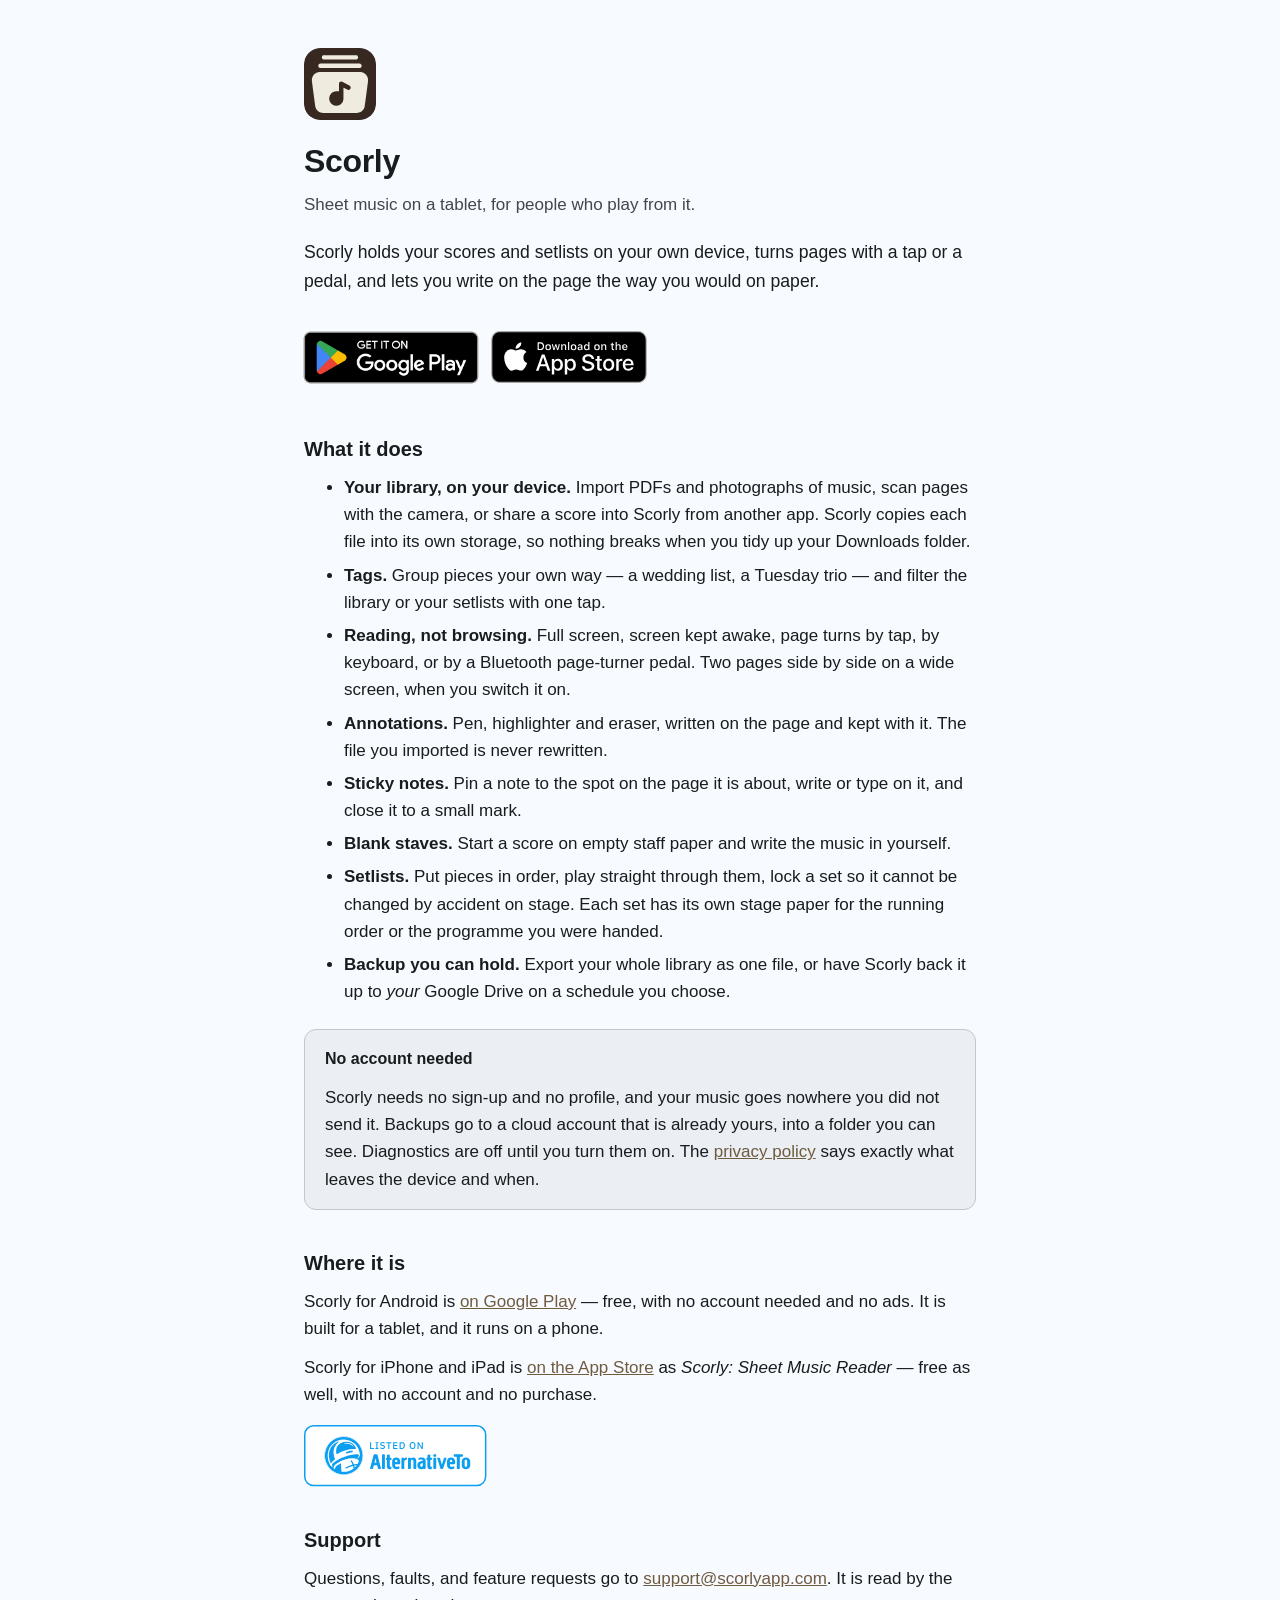
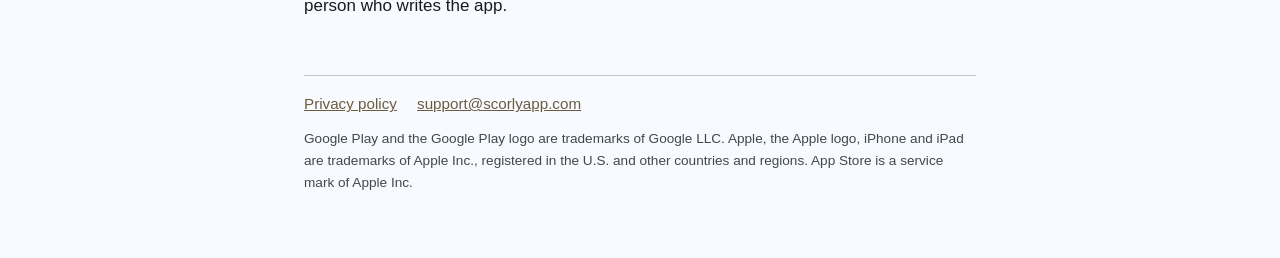
<file: index.html>
<!doctype html>
<html lang="en">
<head>
<meta charset="utf-8">
<meta name="viewport" content="width=device-width, initial-scale=1">
<title>Scorly — PDF sheet music reader for Android, iPad and iPhone</title>
<meta name="description" content="Scorly is a sheet music reader for Android, iPad and iPhone, on Google Play and the App Store. Your library stays on your device; backup goes to your own Google Drive.">
<link rel="icon" href="icon.svg" type="image/svg+xml">
<link rel="icon" href="favicon-32.png" sizes="32x32" type="image/png">
<link rel="apple-touch-icon" href="apple-touch-icon.png">
<meta name="theme-color" content="#372821">
<link rel="stylesheet" href="style.css">
</head>
<body>
<div class="page">

<header>
  <img class="logo" src="icon.svg" width="72" height="72" alt="">
  <h1 class="wordmark">Scorly</h1>
  <p class="tagline">Sheet music on a tablet, for people who play from it.</p>
</header>

<main>

<p class="lede">Scorly holds your scores and setlists on your own device, turns pages with a
tap or a pedal, and lets you write on the page the way you would on paper.</p>

<div class="get">
  <a href="https://play.google.com/store/apps/details?id=com.scorlyapp.android"><img
    src="google-play-badge.png" width="200" height="77" alt="Get it on Google Play"></a>
  <a href="https://apps.apple.com/app/scorly-sheet-music-reader/id6822176567"><img class="app-store"
    src="app-store-badge.svg" width="156" height="52" alt="Download on the App Store"></a>
</div>

<h2>What it does</h2>

<ul>
  <li><strong>Your library, on your device.</strong> Import PDFs and photographs of music, scan
    pages with the camera, or share a score into Scorly from another app. Scorly copies each file
    into its own storage, so nothing breaks when you tidy up your Downloads folder.</li>
  <li><strong>Tags.</strong> Group pieces your own way — a wedding list, a Tuesday trio — and
    filter the library or your setlists with one tap.</li>
  <li><strong>Reading, not browsing.</strong> Full screen, screen kept awake, page turns by tap,
    by keyboard, or by a Bluetooth page-turner pedal. Two pages side by side on a wide screen,
    when you switch it on.</li>
  <li><strong>Annotations.</strong> Pen, highlighter and eraser, written on the page and kept with
    it. The file you imported is never rewritten.</li>
  <li><strong>Sticky notes.</strong> Pin a note to the spot on the page it is about, write or type
    on it, and close it to a small mark.</li>
  <li><strong>Blank staves.</strong> Start a score on empty staff paper and write the music in
    yourself.</li>
  <li><strong>Setlists.</strong> Put pieces in order, play straight through them, lock a set so it
    cannot be changed by accident on stage. Each set has its own stage paper for the running
    order or the programme you were handed.</li>
  <li><strong>Backup you can hold.</strong> Export your whole library as one file, or have Scorly
    back it up to <em>your</em> Google Drive on a schedule you choose.</li>
</ul>

<div class="card">
  <h3>No account needed</h3>
  <p>Scorly needs no sign-up and no profile, and your music goes nowhere you did not send it.
  Backups go to a cloud account that is already yours, into a folder you can see. Diagnostics are
  off until you turn them on. The <a href="privacy.html">privacy policy</a> says exactly what
  leaves the device and when.</p>
</div>

<h2>Where it is</h2>

<p>Scorly for Android is <a
href="https://play.google.com/store/apps/details?id=com.scorlyapp.android">on Google Play</a> —
free, with no account needed and no ads. It is built for a tablet, and it runs on a phone.</p>

<p>Scorly for iPhone and iPad is <a
href="https://apps.apple.com/app/scorly-sheet-music-reader/id6822176567">on the App Store</a> as <em>Scorly: Sheet Music
Reader</em> — free as well, with no account and no purchase.</p>

<p class="listed"><a href="https://alternativeto.net/software/scorly/about/?utm_source=badge&amp;utm_medium=referral"><picture>
  <source srcset="alternativeto-dark.svg" media="(prefers-color-scheme: dark)">
  <img src="alternativeto-light.svg" width="183" height="62" alt="Scorly on AlternativeTo">
</picture></a></p>

<h2>Support</h2>

<p>Questions, faults, and feature requests go to
<a href="mailto:support@scorlyapp.com">support@scorlyapp.com</a>. It is read by the person who
writes the app.</p>

</main>

<footer>
  <a href="privacy.html">Privacy policy</a>
  <a href="mailto:support@scorlyapp.com">support@scorlyapp.com</a>
  <p class="legal">Google Play and the Google Play logo are trademarks of Google LLC. Apple, the
  Apple logo, iPhone and iPad are trademarks of Apple Inc., registered in the U.S. and other
  countries and regions. App Store is a service mark of Apple Inc.</p>
</footer>

</div>
</body>
</html>
</file>
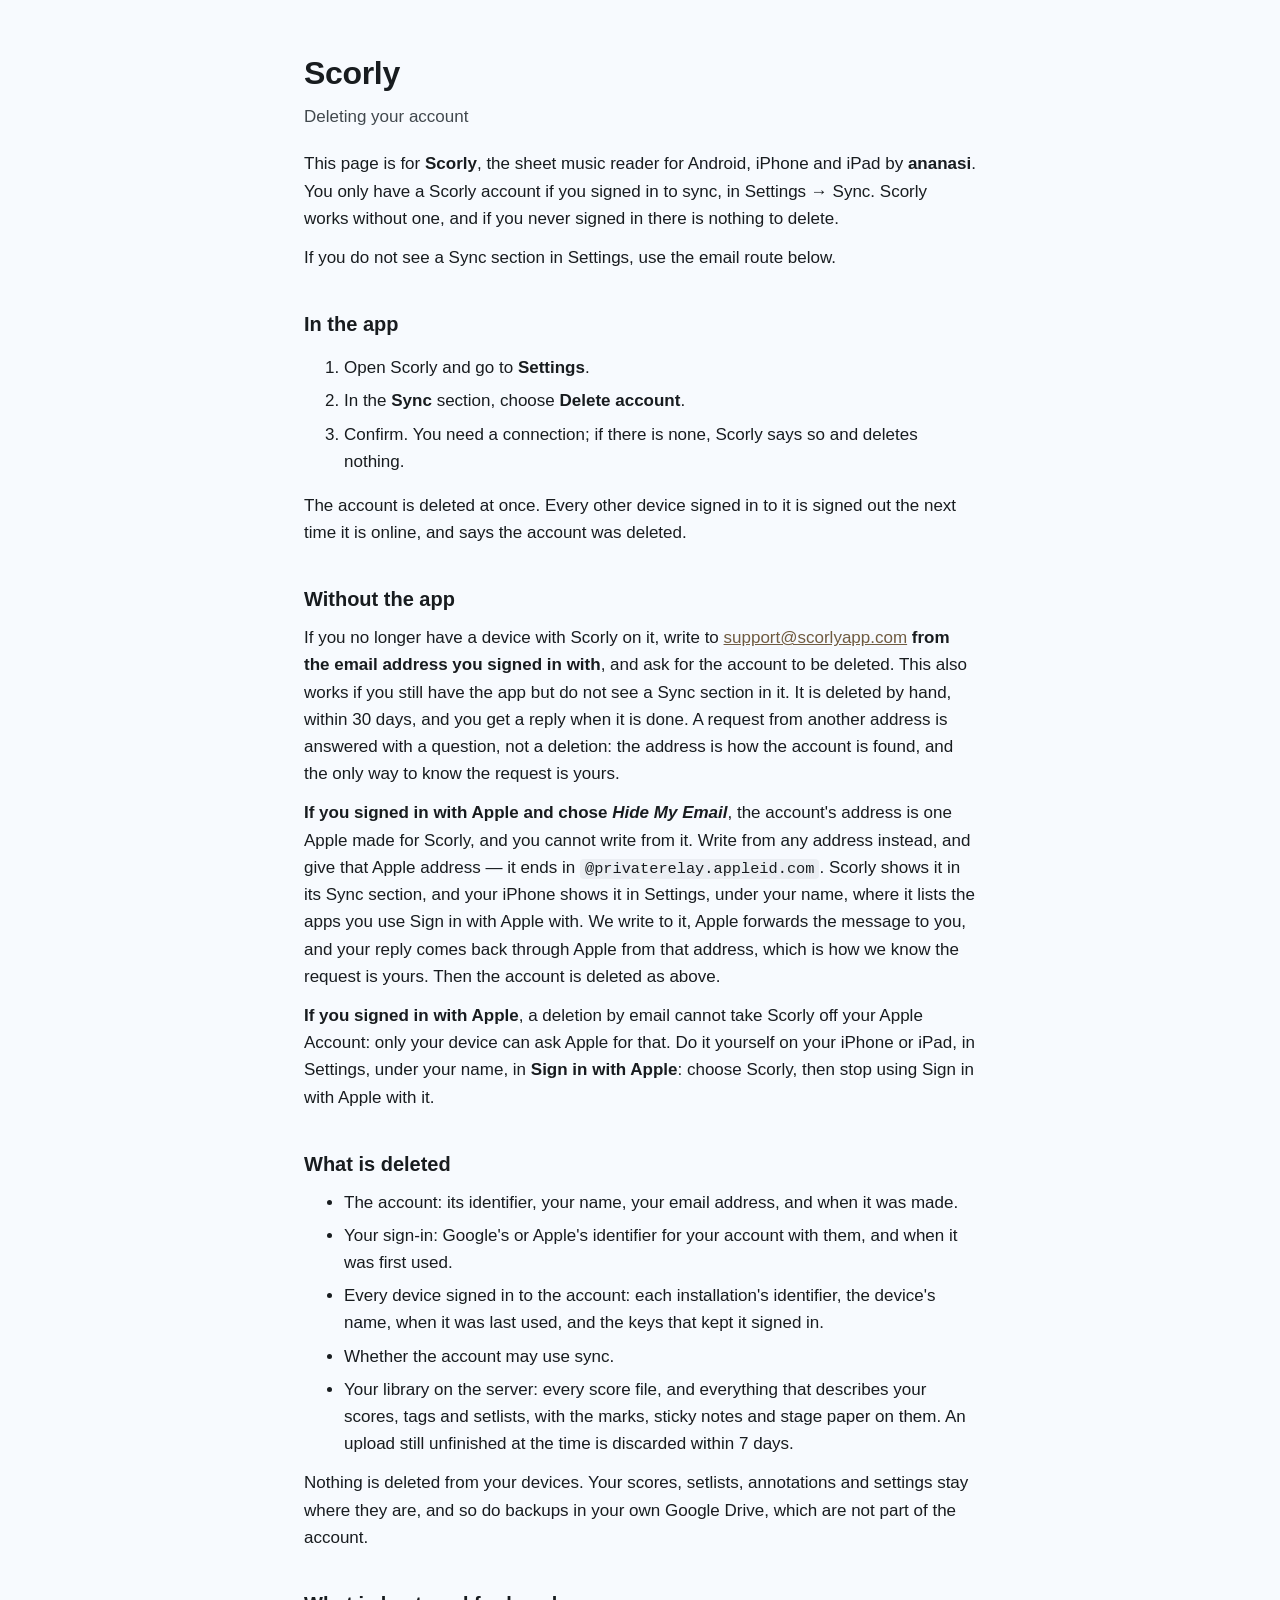
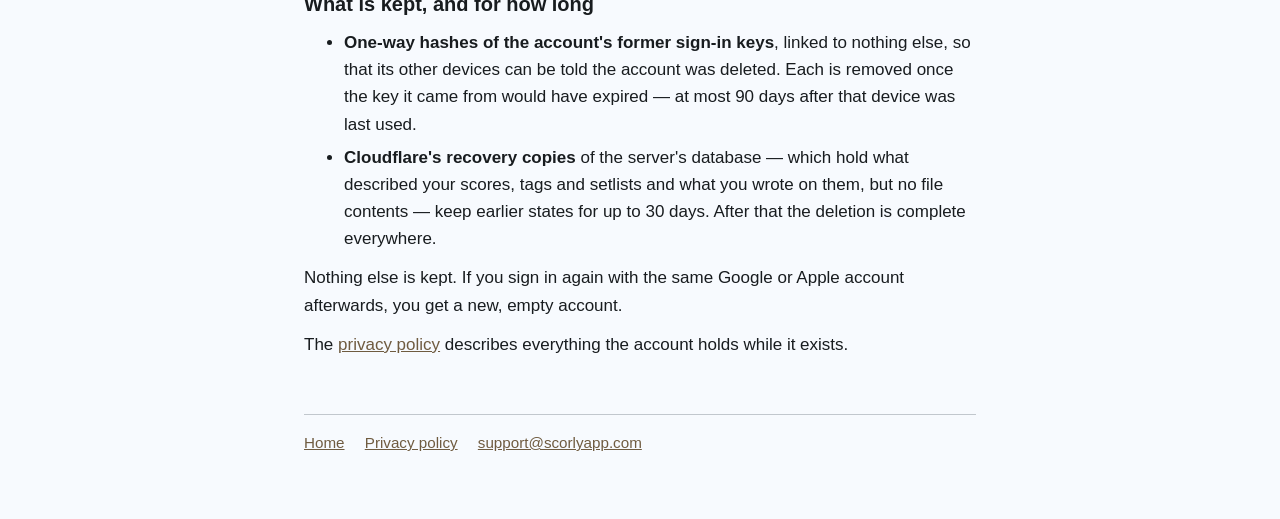
<file: delete-account.html>
<!doctype html>
<html lang="en">
<head>
<meta charset="utf-8">
<meta name="viewport" content="width=device-width, initial-scale=1">
<title>Deleting your account — Scorly</title>
<meta name="description" content="How to delete your Scorly account, with or without the app, and what is deleted.">
<link rel="icon" href="icon.svg" type="image/svg+xml">
<link rel="icon" href="favicon-32.png" sizes="32x32" type="image/png">
<link rel="apple-touch-icon" href="apple-touch-icon.png">
<meta name="theme-color" content="#372821">
<link rel="stylesheet" href="style.css">
</head>
<body>
<div class="page">

<header>
  <h1 class="wordmark"><a href="/" style="color:inherit;text-decoration:none">Scorly</a></h1>
  <p class="tagline">Deleting your account</p>
</header>

<main>

<p>This page is for <strong>Scorly</strong>, the sheet music reader for Android, iPhone and iPad by
<strong>ananasi</strong>. You only have a Scorly account if you signed in to sync, in Settings →
Sync. Scorly works without one, and if you never signed in there is nothing to delete.</p>

<p>If you do not see a Sync section in Settings, use the email route below.</p>

<h2>In the app</h2>

<ol>
  <li>Open Scorly and go to <strong>Settings</strong>.</li>
  <li>In the <strong>Sync</strong> section, choose <strong>Delete account</strong>.</li>
  <li>Confirm. You need a connection; if there is none, Scorly says so and deletes nothing.</li>
</ol>

<p>The account is deleted at once. Every other device signed in to it is signed out the next time
it is online, and says the account was deleted.</p>

<h2>Without the app</h2>

<p>If you no longer have a device with Scorly on it, write to
<a href="mailto:support@scorlyapp.com?subject=Delete%20my%20Scorly%20account">support@scorlyapp.com</a>
<strong>from the email address you signed in with</strong>, and ask for the account to be
deleted. This also works if you still have the app but do not see a Sync section in it. It is
deleted by hand, within 30 days, and you get a reply when it is done. A request from another
address is answered with a question, not a deletion: the address is how the account is
found, and the only way to know the request is yours.</p>

<p><strong>If you signed in with Apple and chose <em>Hide My Email</em></strong>, the account's
address is one Apple made for Scorly, and you cannot write from it. Write from any address
instead, and give that Apple address — it ends in <code>@privaterelay.appleid.com</code>. Scorly
shows it in its Sync section, and your iPhone shows it in Settings, under your name, where it
lists the apps you use Sign in with Apple with. We write to it, Apple forwards the message to you, and your reply comes back through
Apple from that address, which is how we know the request is yours. Then the account is deleted
as above.</p>

<p><strong>If you signed in with Apple</strong>, a deletion by email cannot take Scorly off your
Apple Account: only your device can ask Apple for that. Do it yourself on your iPhone or iPad, in
Settings, under your name, in <strong>Sign in with Apple</strong>: choose Scorly, then stop using
Sign in with Apple with it.</p>

<h2>What is deleted</h2>

<ul>
  <li>The account: its identifier, your name, your email address, and when it was made.</li>
  <li>Your sign-in: Google's or Apple's identifier for your account with them, and when it was
    first used.</li>
  <li>Every device signed in to the account: each installation's identifier, the device's name,
    when it was last used, and the keys that kept it signed in.</li>
  <li>Whether the account may use sync.</li>
  <li>Your library on the server: every score file, and everything that describes your scores,
    tags and setlists, with the marks, sticky notes and stage paper on them. An upload still unfinished at the time is discarded within 7 days.</li>
</ul>

<p>Nothing is deleted from your devices. Your scores, setlists, annotations and settings stay where
they are, and so do backups in your own Google Drive, which are not part of the account.</p>

<h2>What is kept, and for how long</h2>

<ul>
  <li><strong>One-way hashes of the account's former sign-in keys</strong>, linked to nothing else,
    so that its other devices can be told the account was deleted. Each is removed once the key
    it came from would have expired — at most 90 days after that device was last used.</li>
  <li><strong>Cloudflare's recovery copies</strong> of the server's database — which hold what
    described your scores, tags and setlists and what you wrote on them, but no file contents — keep earlier states for up to 30
    days. After that the deletion is complete everywhere.</li>
</ul>

<p>Nothing else is kept. If you sign in again with the same Google or Apple account afterwards, you get a
new, empty account.</p>

<p>The <a href="privacy.html">privacy policy</a> describes everything the account holds while it
exists.</p>

</main>

<footer>
  <a href="/">Home</a>
  <a href="privacy.html">Privacy policy</a>
  <a href="mailto:support@scorlyapp.com">support@scorlyapp.com</a>
</footer>

</div>
</body>
</html>
</file>
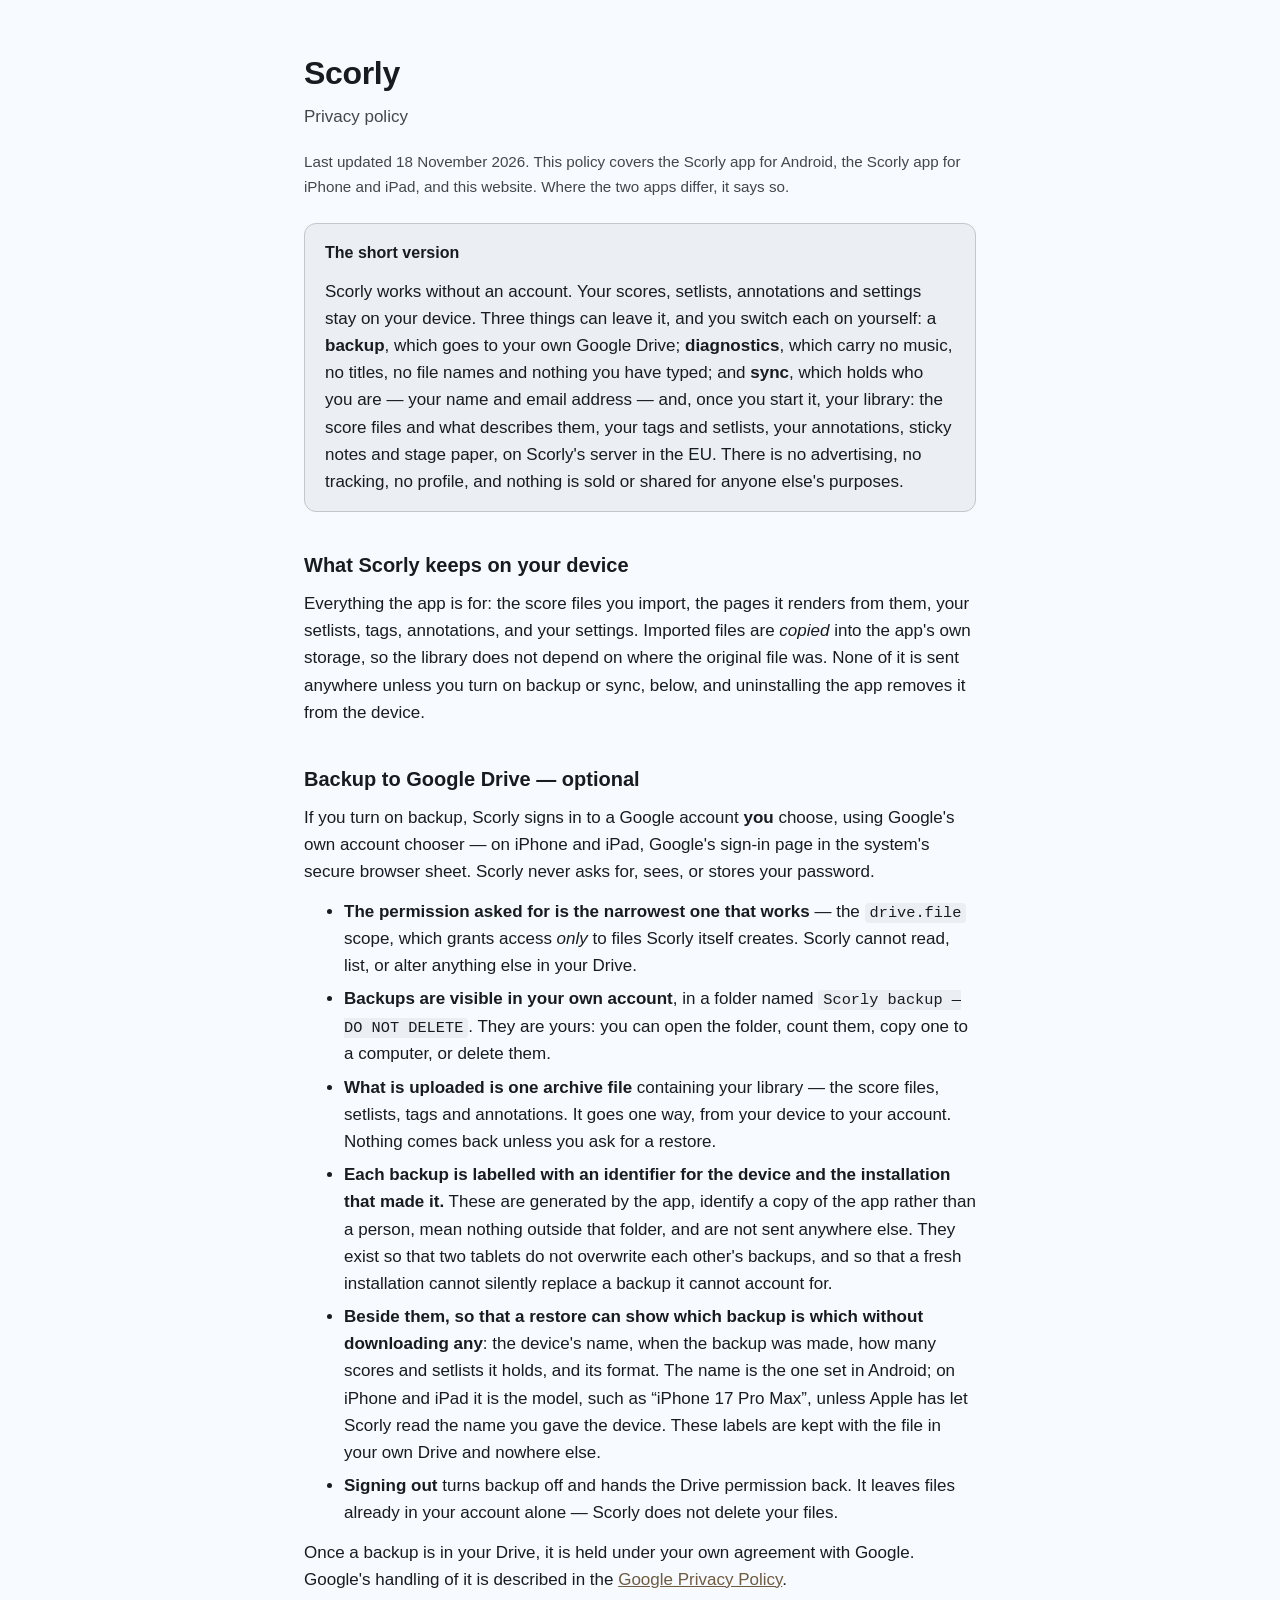
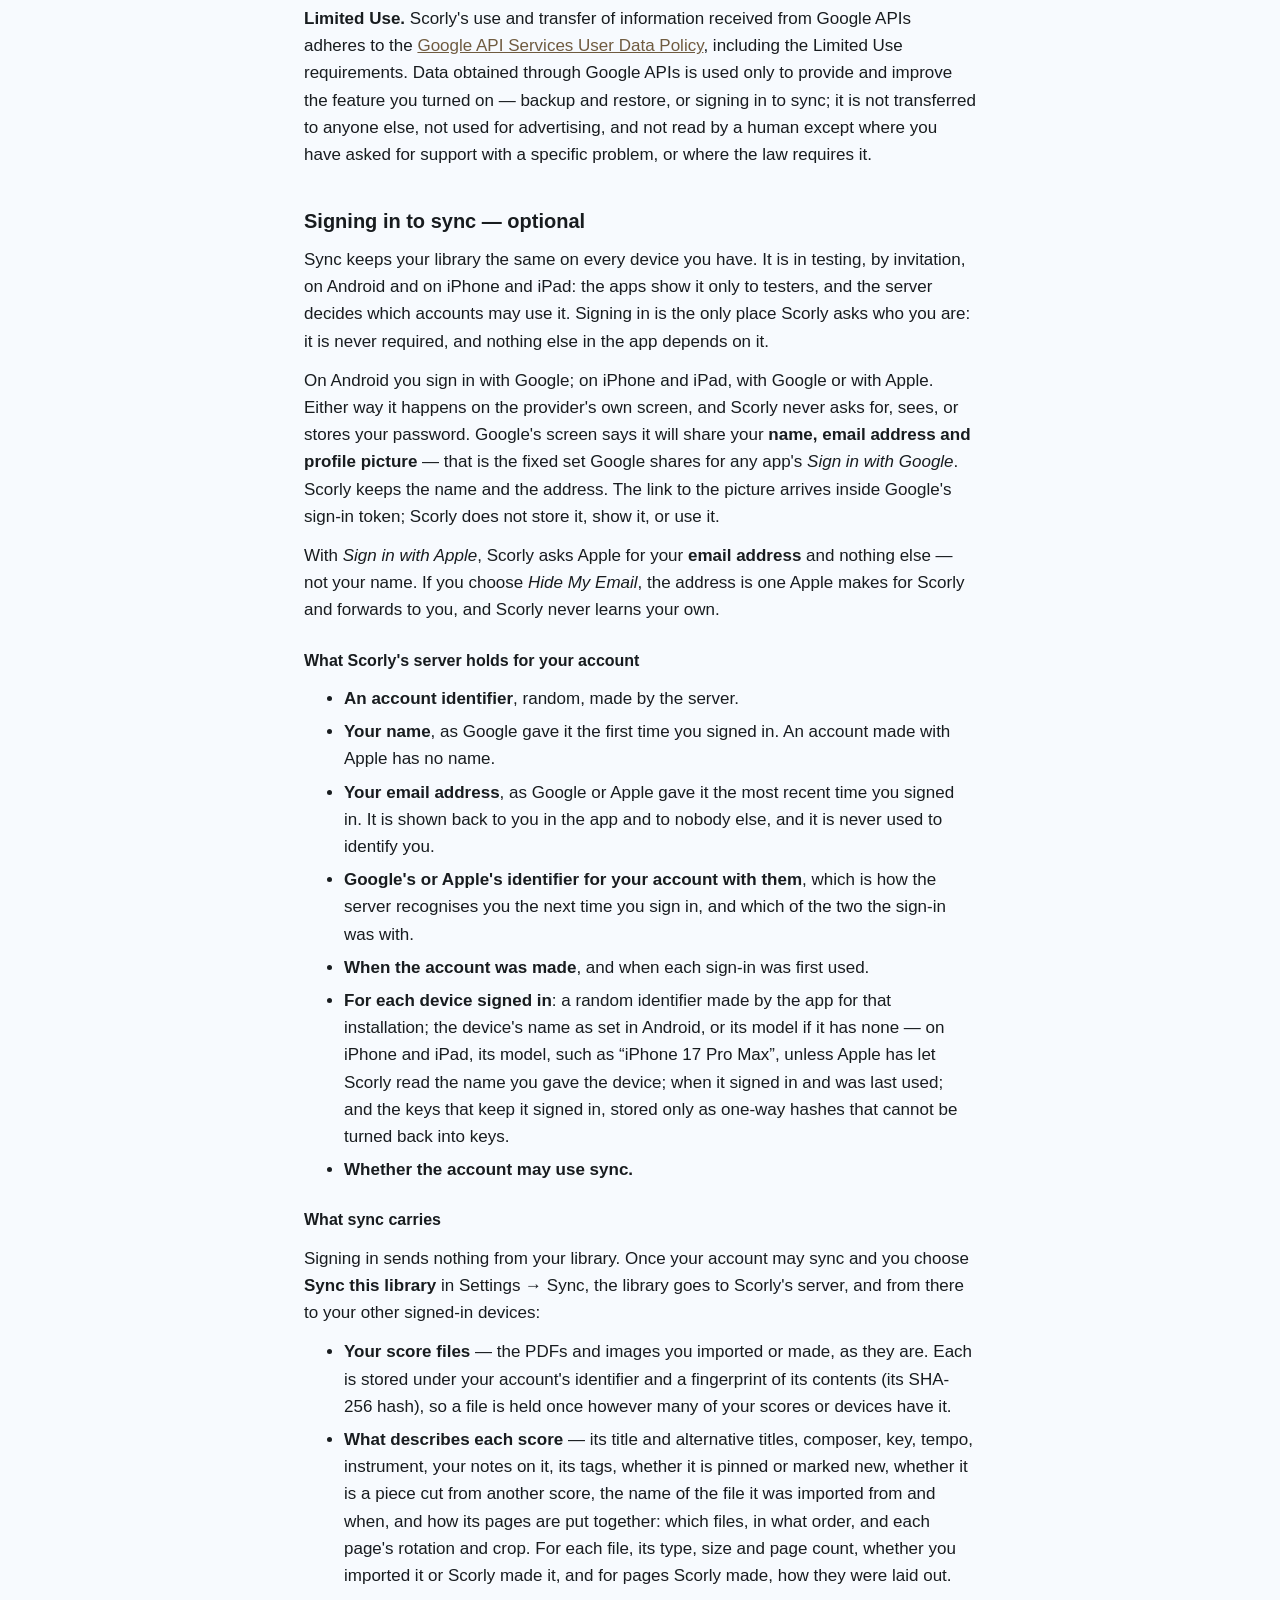
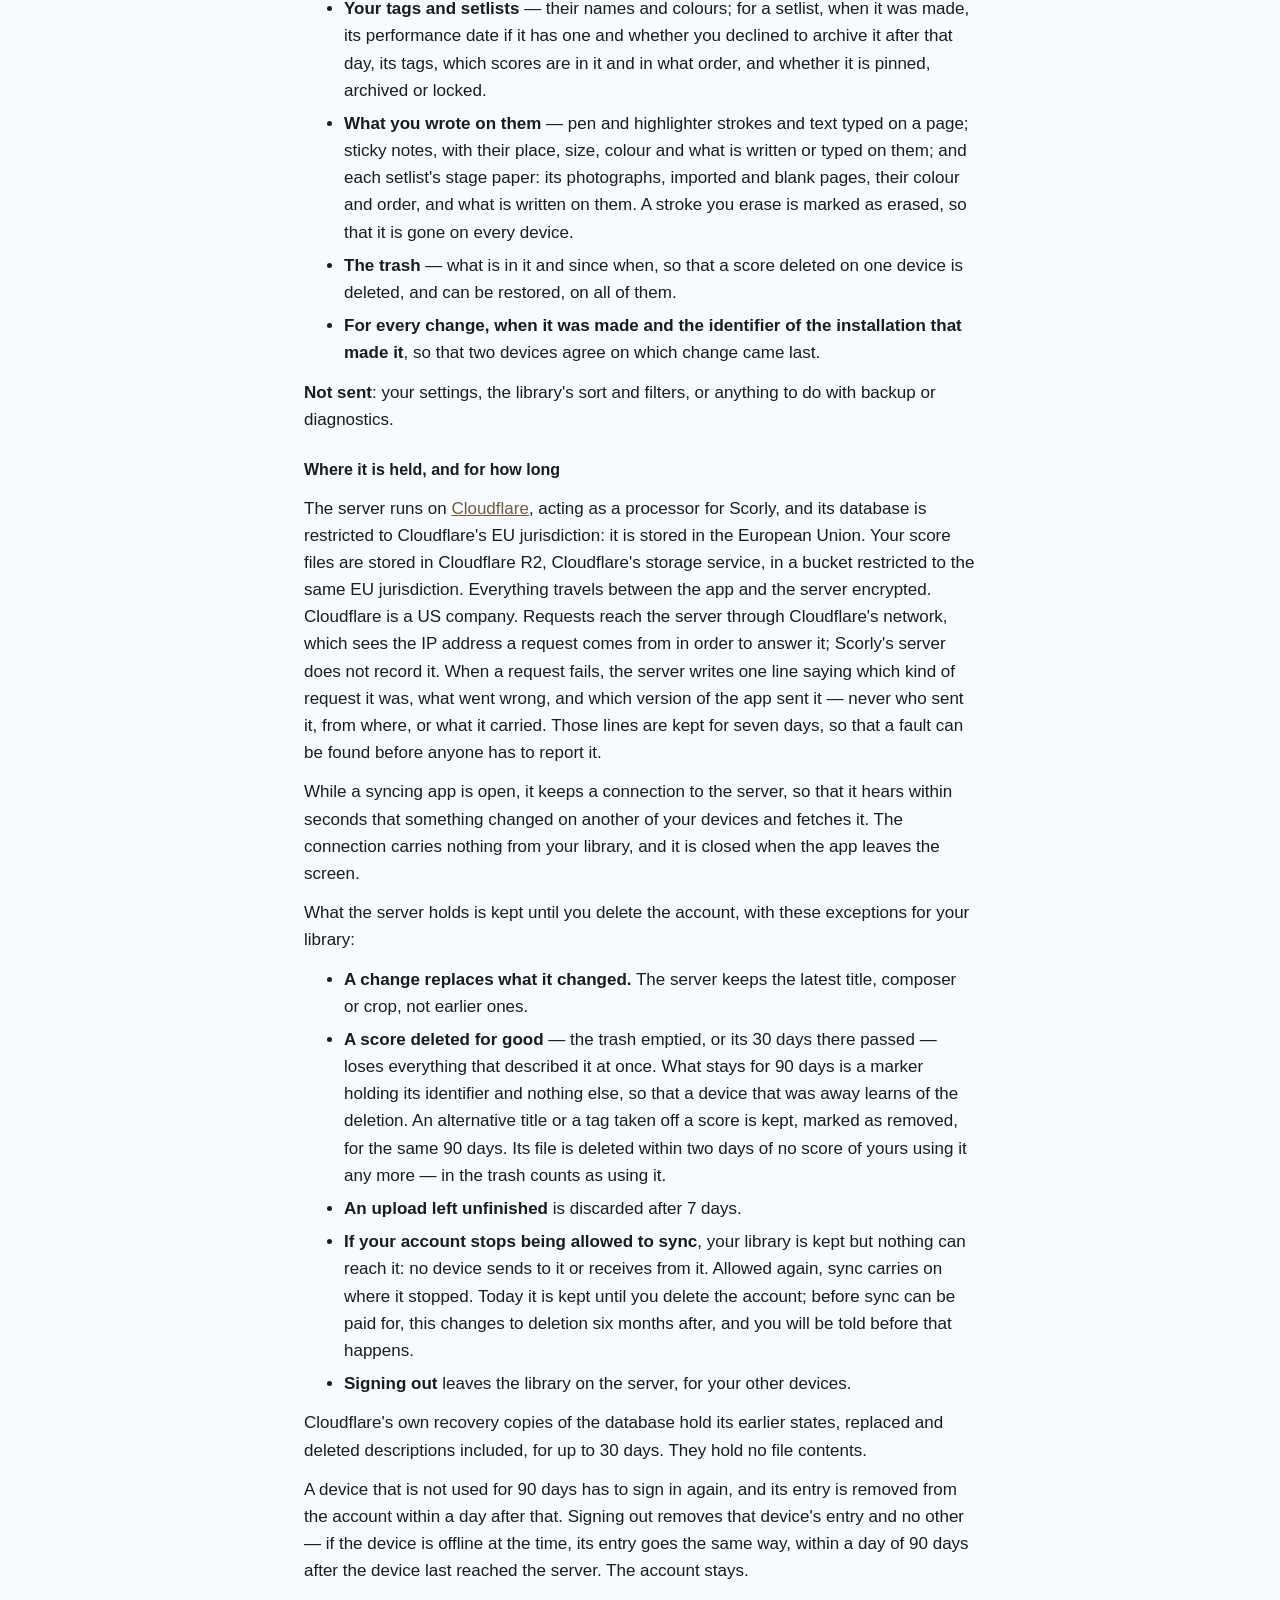
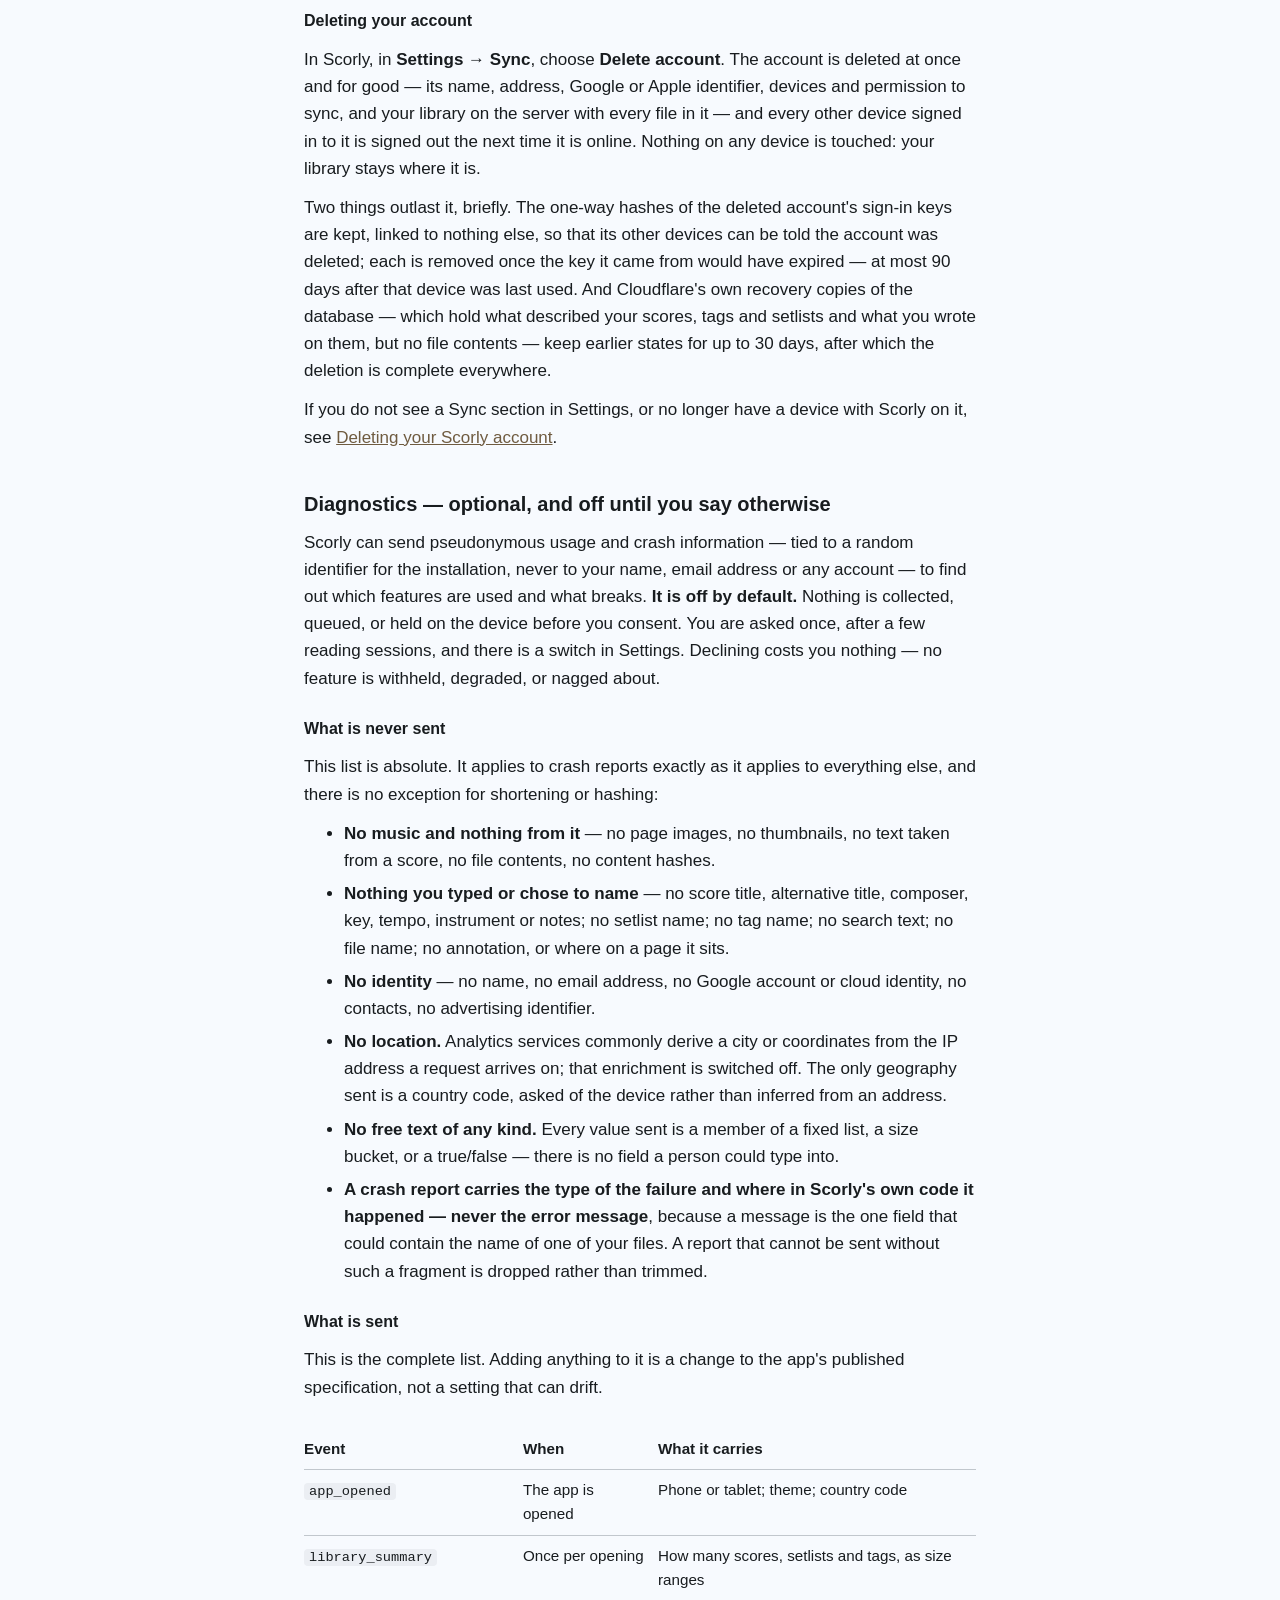
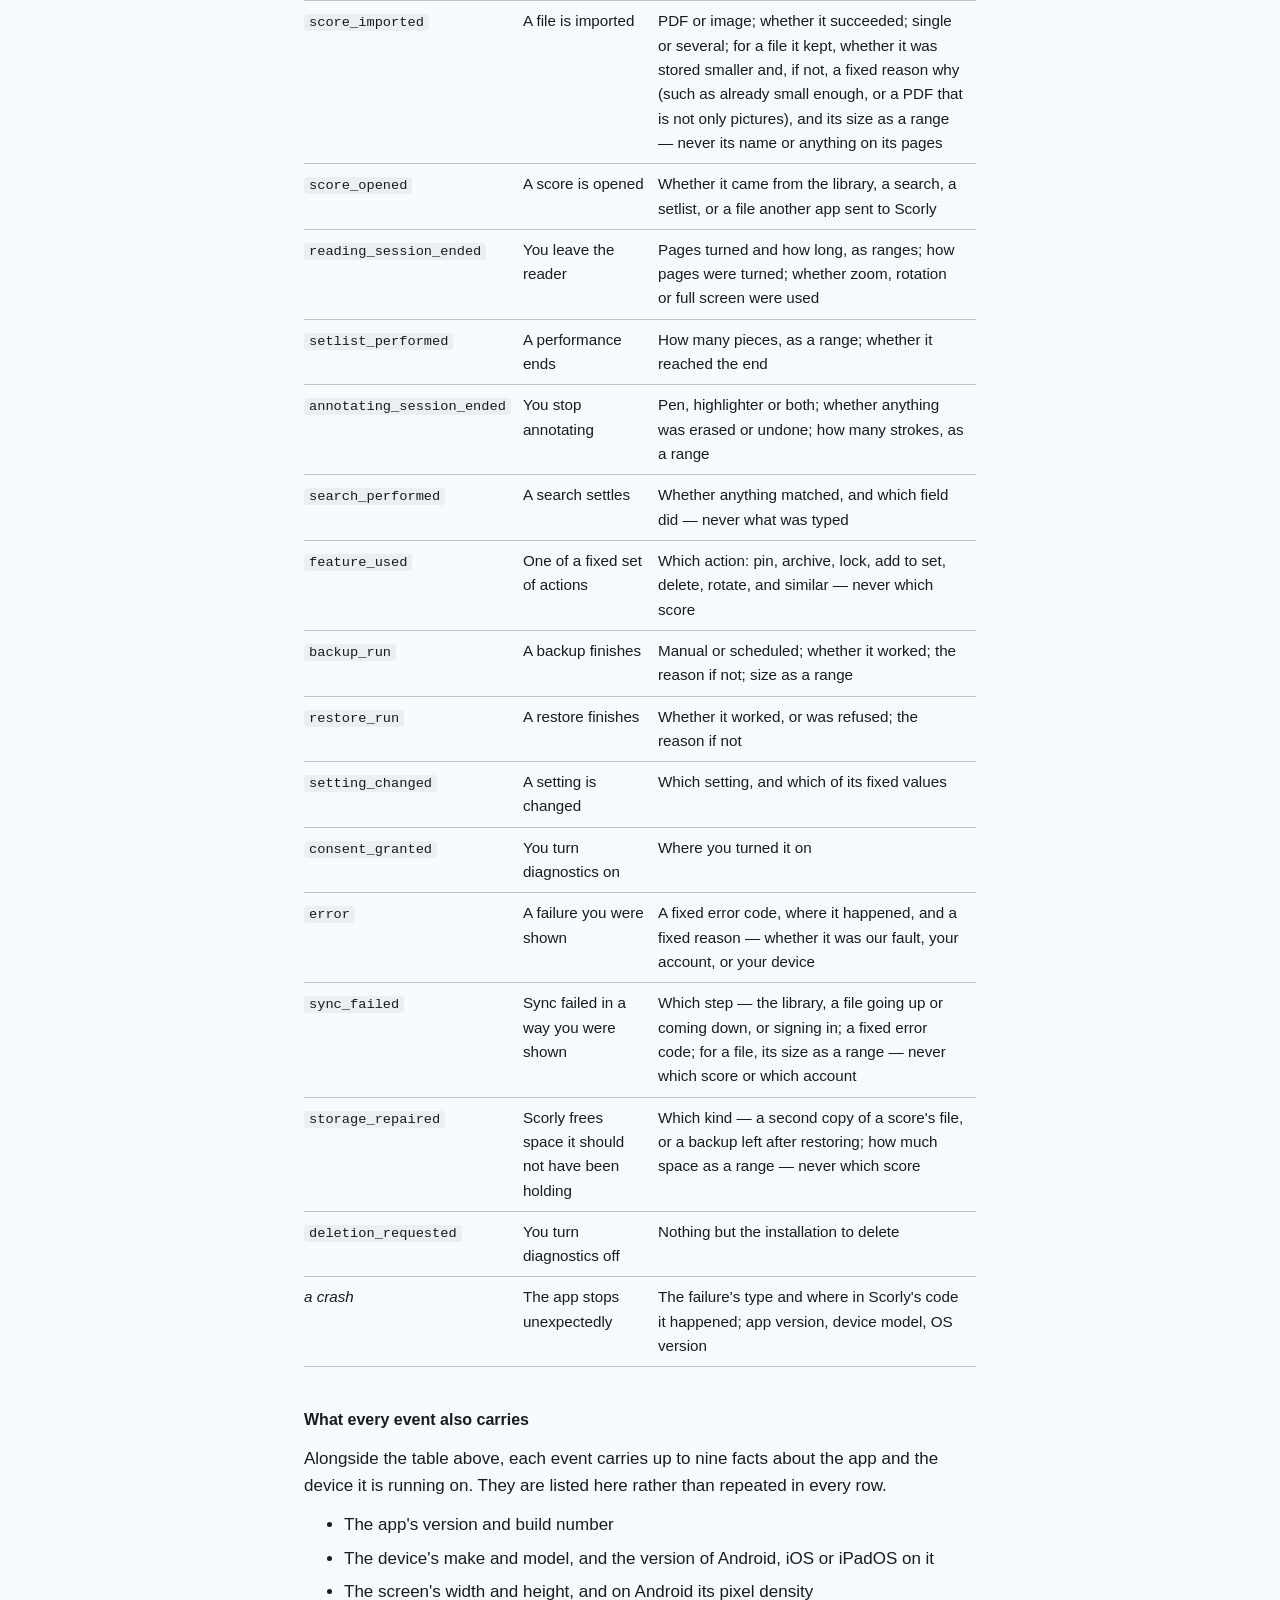
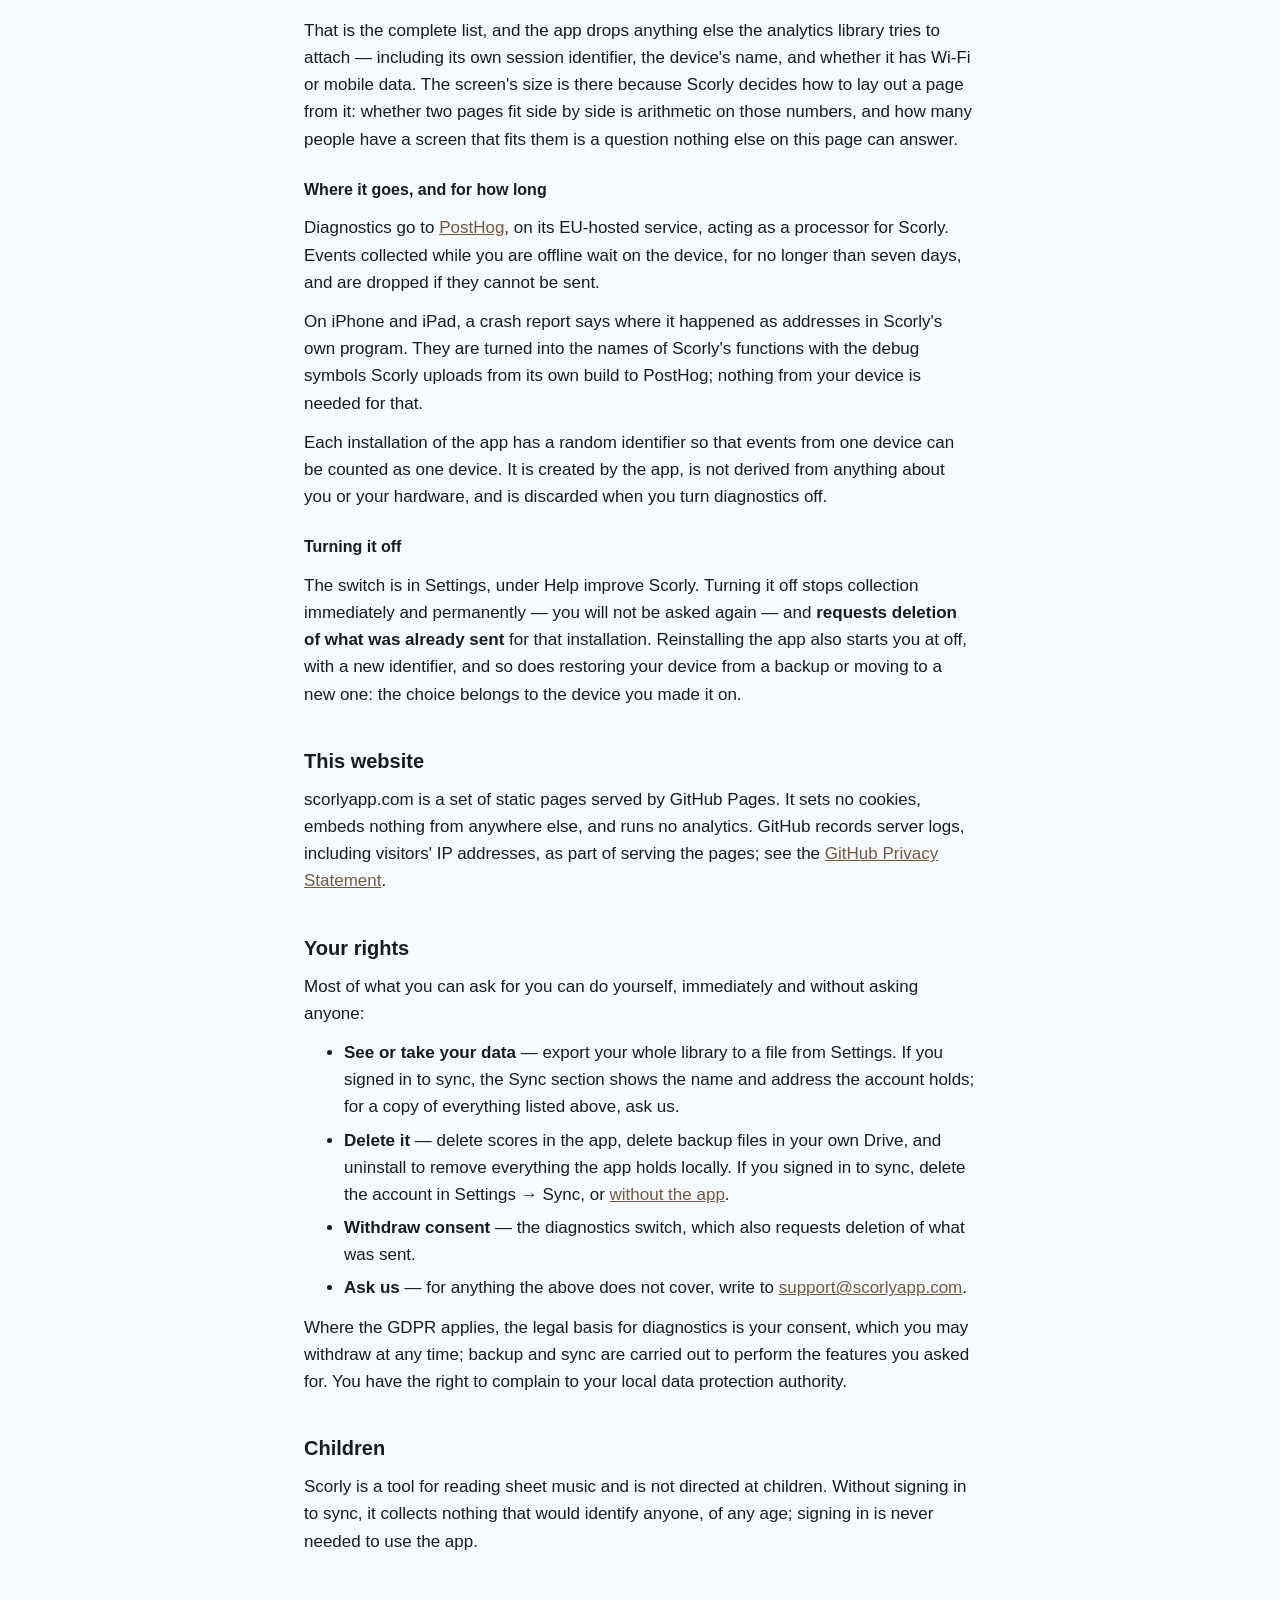
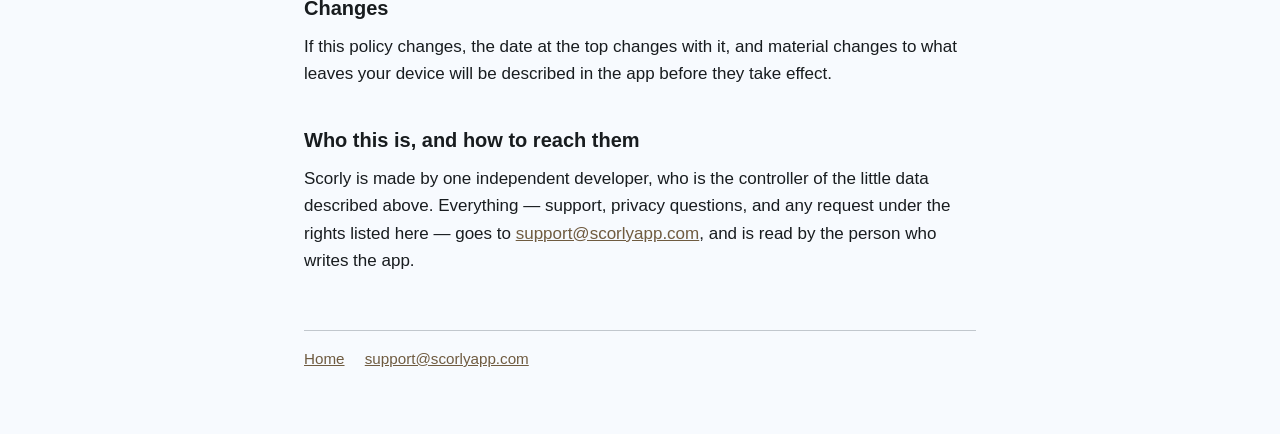
<file: privacy.html>
<!doctype html>
<html lang="en">
<head>
<meta charset="utf-8">
<meta name="viewport" content="width=device-width, initial-scale=1">
<title>Privacy policy — Scorly</title>
<meta name="description" content="What Scorly stores, what leaves your device, and what never does.">
<link rel="icon" href="icon.svg" type="image/svg+xml">
<link rel="icon" href="favicon-32.png" sizes="32x32" type="image/png">
<link rel="apple-touch-icon" href="apple-touch-icon.png">
<meta name="theme-color" content="#372821">
<link rel="stylesheet" href="style.css">
</head>
<body>
<div class="page">

<header>
  <h1 class="wordmark"><a href="/" style="color:inherit;text-decoration:none">Scorly</a></h1>
  <p class="tagline">Privacy policy</p>
</header>

<main>

<p class="updated">Last updated 18 November 2026. This policy covers the Scorly app for Android, the
Scorly app for iPhone and iPad, and this website. Where the two apps differ, it says so.</p>

<div class="card">
  <h3>The short version</h3>
  <p>Scorly works without an account. Your scores, setlists, annotations and settings stay on your
  device. Three things can leave it, and you switch each on yourself: a <strong>backup</strong>,
  which goes to your own Google Drive; <strong>diagnostics</strong>, which carry no music, no
  titles, no file names and nothing you have typed; and <strong>sync</strong>, which holds who you
  are — your name and email address — and, once you start it, your library: the score files and
  what describes them, your tags and setlists, your annotations, sticky notes and stage paper, on
  Scorly's server in the EU. There is no advertising, no tracking, no profile, and nothing is sold
  or shared for anyone else's purposes.</p>
</div>

<h2>What Scorly keeps on your device</h2>

<p>Everything the app is for: the score files you import, the pages it renders from them, your
setlists, tags, annotations, and your settings. Imported files are <em>copied</em> into the app's
own storage, so the library does not depend on where the original file was. None of it is sent
anywhere unless you turn on backup or sync, below, and uninstalling the app removes it from the
device.</p>

<h2>Backup to Google Drive — optional</h2>

<p>If you turn on backup, Scorly signs in to a Google account <strong>you</strong> choose, using
Google's own account chooser — on iPhone and iPad, Google's sign-in page in the system's secure
browser sheet. Scorly never asks for, sees, or stores your password.</p>

<ul>
  <li><strong>The permission asked for is the narrowest one that works</strong> — the
    <code>drive.file</code> scope, which grants access <em>only</em> to files Scorly itself creates.
    Scorly cannot read, list, or alter anything else in your Drive.</li>
  <li><strong>Backups are visible in your own account</strong>, in a folder named
    <code>Scorly backup — DO NOT DELETE</code>. They are yours: you can open the folder, count them,
    copy one to a computer, or delete them.</li>
  <li><strong>What is uploaded is one archive file</strong> containing your library — the score
    files, setlists, tags and annotations. It goes one way, from your device to your account.
    Nothing comes back unless you ask for a restore.</li>
  <li><strong>Each backup is labelled with an identifier for the device and the installation that
    made it.</strong> These are generated by the app, identify a copy of the app rather than a
    person, mean nothing outside that folder, and are not sent anywhere else. They exist so that
    two tablets do not overwrite each other's backups, and so that a fresh installation cannot
    silently replace a backup it cannot account for.</li>
  <li><strong>Beside them, so that a restore can show which backup is which without downloading
    any</strong>: the device's name, when the backup was made, how many scores and setlists it
    holds, and its format. The name is the one set in Android; on iPhone and iPad it is the model,
    such as “iPhone 17 Pro Max”, unless Apple has let Scorly read the name you gave the device.
    These labels are kept with the file in your own Drive and nowhere else.</li>
  <li><strong>Signing out</strong> turns backup off and hands the Drive permission back. It leaves
    files already in your account alone — Scorly does not delete your files.</li>
</ul>

<p>Once a backup is in your Drive, it is held under your own agreement with Google. Google's
handling of it is described in the <a href="https://policies.google.com/privacy"
rel="noopener">Google Privacy Policy</a>.</p>

<p><strong>Limited Use.</strong> Scorly's use and transfer of information received from Google APIs
adheres to the <a
href="https://developers.google.com/terms/api-services-user-data-policy#additional_requirements_for_specific_api_scopes"
rel="noopener">Google API Services User Data Policy</a>, including the Limited Use requirements.
Data obtained through Google APIs is used only to provide and improve the feature you turned on —
backup and restore, or signing in to sync; it is not transferred to anyone else, not used for advertising, and not read
by a human except where you have asked for support with a specific problem, or where the law
requires it.</p>

<h2>Signing in to sync — optional</h2>

<p>Sync keeps your library the same on every device you have. It is in testing, by invitation, on
Android and on iPhone and iPad: the apps show it only to testers, and the server decides which
accounts may use it. Signing in is the only place Scorly asks who you are: it is never required, and nothing
else in the app depends on it.</p>

<p>On Android you sign in with Google; on iPhone and iPad, with Google or with Apple. Either way
it happens on the provider's own screen, and Scorly never asks for, sees, or stores your
password. Google's screen says it will share your <strong>name, email address and profile
picture</strong> — that is the fixed set Google shares for any app's <em>Sign in with
Google</em>. Scorly keeps the name and the address. The link to the picture arrives inside
Google's sign-in token; Scorly does not store it, show it, or use it.</p>

<p>With <em>Sign in with Apple</em>, Scorly asks Apple for your <strong>email address</strong>
and nothing else — not your name. If you choose <em>Hide My Email</em>, the address is one Apple
makes for Scorly and forwards to you, and Scorly never learns your own.</p>

<h3>What Scorly's server holds for your account</h3>

<ul>
  <li><strong>An account identifier</strong>, random, made by the server.</li>
  <li><strong>Your name</strong>, as Google gave it the first time you signed in. An account made
    with Apple has no name.</li>
  <li><strong>Your email address</strong>, as Google or Apple gave it the most recent time you
    signed in.
    It is shown back to you in the app and to nobody else, and it is never used to identify
    you.</li>
  <li><strong>Google's or Apple's identifier for your account with them</strong>, which is how the
    server recognises you the next time you sign in, and which of the two the sign-in was
    with.</li>
  <li><strong>When the account was made</strong>, and when each sign-in was first used.</li>
  <li><strong>For each device signed in</strong>: a random identifier made by the app for that
    installation; the device's name as set in Android, or its model if it has none — on iPhone and iPad, its model,
    such as “iPhone 17 Pro Max”, unless Apple has let Scorly read the name you gave the device; when it
    signed in and was last used; and the keys that keep it signed in, stored only as one-way hashes
    that cannot be turned back into keys.</li>
  <li><strong>Whether the account may use sync.</strong></li>
</ul>

<h3>What sync carries</h3>

<p>Signing in sends nothing from your library. Once your account may sync and you choose
<strong>Sync this library</strong> in Settings → Sync, the library goes to Scorly's server, and
from there to your other signed-in devices:</p>

<ul>
  <li><strong>Your score files</strong> — the PDFs and images you imported or made, as they are.
    Each is stored under your account's identifier and a fingerprint of its contents (its SHA-256
    hash), so a file is held once however many of your scores or devices have it.</li>
  <li><strong>What describes each score</strong> — its title and alternative titles, composer,
    key, tempo, instrument, your notes on it, its tags, whether it is pinned or marked new, whether
    it is a piece cut from another score, the name of the file it was imported from and when, and
    how its pages are put together: which files, in what order, and each page's rotation and crop.
    For each file, its type, size and page count, whether you imported it or Scorly made it, and
    for pages Scorly made, how they were laid out.</li>
  <li><strong>Your tags and setlists</strong> — their names and colours; for a setlist, when it was
    made, its performance date if it has one and whether you declined to archive it after that day, its tags, which scores are in it and in what order,
    and whether it is pinned, archived or locked.</li>
  <li><strong>What you wrote on them</strong> — pen and highlighter strokes and text typed on a
    page; sticky notes, with their place, size, colour and what is written or typed on them; and
    each setlist's stage paper: its photographs, imported and blank pages, their colour and order,
    and what is written on them. A stroke you erase is marked as erased, so that it is gone on
    every device.</li>
  <li><strong>The trash</strong> — what is in it and since when, so that a score deleted on one
    device is deleted, and can be restored, on all of them.</li>
  <li><strong>For every change, when it was made and the identifier of the installation that
    made it</strong>, so that two devices agree on which change came last.</li>
</ul>

<p><strong>Not sent</strong>: your settings, the library's sort and filters, or anything to do with backup or diagnostics.</p>

<h3>Where it is held, and for how long</h3>

<p>The server runs on <a href="https://www.cloudflare.com/privacypolicy/"
rel="noopener">Cloudflare</a>, acting as a processor for Scorly, and its database is restricted
to Cloudflare's EU jurisdiction: it is stored in the European Union. Your score files are stored
in Cloudflare R2, Cloudflare's storage service, in a bucket restricted to the same EU
jurisdiction. Everything travels between the app and the server encrypted. Cloudflare is a US
company.
Requests reach the server through Cloudflare's network, which sees the IP address a request comes
from in order to answer it; Scorly's server does not record it. When a request fails, the server
writes one line saying which kind of request it was, what went wrong, and which version of the app
sent it — never who sent it, from where, or what it carried. Those lines are kept for seven days,
so that a fault can be found before anyone has to report it.</p>

<p>While a syncing app is open, it keeps a connection to the server, so that it hears within
seconds that something changed on another of your devices and fetches it. The connection carries
nothing from your library, and it is closed when the app leaves the screen.</p>

<p>What the server holds is kept until you delete the account, with these exceptions for your
library:</p>

<ul>
  <li><strong>A change replaces what it changed.</strong> The server keeps the latest title,
    composer or crop, not earlier ones.</li>
  <li><strong>A score deleted for good</strong> — the trash emptied, or its 30 days there passed —
    loses everything that described it at once. What stays for 90 days is a marker holding its
    identifier and nothing else, so that a device that was away learns of the deletion. An
    alternative title or a tag taken off a score is kept, marked as removed, for the same 90
    days.
    Its file is deleted within two days of no score of yours using it any more — in the trash
    counts as using it.</li>
  <li><strong>An upload left unfinished</strong> is discarded after 7 days.</li>
  <li><strong>If your account stops being allowed to sync</strong>, your library is kept but
    nothing can reach it: no device sends to it or receives from it. Allowed again, sync carries on
    where it stopped. Today it is kept until you delete the account; before sync can be paid for,
    this changes to deletion six months after, and you will be told before that happens.</li>
  <li><strong>Signing out</strong> leaves the library on the server, for your other devices.</li>
</ul>

<p>Cloudflare's own recovery copies of the database hold its earlier states, replaced and deleted
descriptions included, for up to 30 days. They hold no file contents.</p>

<p>A device that is not used for 90
days has to sign in again, and its entry is removed from the account within a day after that.
Signing out removes that device's entry and no other — if the device is offline at the time, its
entry goes the same way, within a day of 90 days after the device last reached the server. The
account stays.</p>

<h3>Deleting your account</h3>

<p>In Scorly, in <strong>Settings → Sync</strong>, choose <strong>Delete account</strong>. The
account is deleted at once and for good — its name, address, Google or Apple identifier, devices and
permission to sync, and your library on the server with every file in it — and every other device signed in to it is signed out the next time it is
online. Nothing on any device is touched: your library stays where it is.</p>

<p>Two things outlast it, briefly. The one-way hashes of the deleted account's sign-in keys are
kept, linked to nothing else, so that its other devices can be told the account was deleted; each
is removed once the key it came from would have expired — at most 90 days after that device was
last used. And Cloudflare's own recovery copies of the database — which hold what described your
scores, tags and setlists and what you wrote on them, but no file contents — keep earlier states for up to 30 days, after
which the deletion is complete everywhere.</p>

<p>If you do not see a Sync section in Settings, or no longer have a device with Scorly on it, see
<a href="delete-account.html">Deleting your Scorly account</a>.</p>

<h2>Diagnostics — optional, and off until you say otherwise</h2>

<p>Scorly can send pseudonymous usage and crash information — tied to a random identifier for the
installation, never to your name, email address or any account — to find out which features are used and
what breaks. <strong>It is off by default.</strong> Nothing is collected, queued, or held on the
device before you consent. You are asked once, after a few reading sessions, and there is a switch
in Settings. Declining costs you nothing — no feature is withheld, degraded, or nagged about.</p>

<h3>What is never sent</h3>

<p>This list is absolute. It applies to crash reports exactly as it applies to everything else, and
there is no exception for shortening or hashing:</p>

<ul>
  <li><strong>No music and nothing from it</strong> — no page images, no thumbnails, no text taken
    from a score, no file contents, no content hashes.</li>
  <li><strong>Nothing you typed or chose to name</strong> — no score title, alternative title,
    composer, key, tempo, instrument or notes; no setlist name; no tag name; no search text; no
    file name; no annotation, or where on a page it sits.</li>
  <li><strong>No identity</strong> — no name, no email address, no Google account or cloud identity,
    no contacts, no advertising identifier.</li>
  <li><strong>No location.</strong> Analytics services commonly derive a city or coordinates from
    the IP address a request arrives on; that enrichment is switched off. The only geography sent
    is a country code, asked of the device rather than inferred from an address.</li>
  <li><strong>No free text of any kind.</strong> Every value sent is a member of a fixed list, a
    size bucket, or a true/false — there is no field a person could type into.</li>
  <li><strong>A crash report carries the type of the failure and where in Scorly's own code it
    happened — never the error message</strong>, because a message is the one field that could
    contain the name of one of your files. A report that cannot be sent without such a fragment is
    dropped rather than trimmed.</li>
</ul>

<h3>What is sent</h3>

<p>This is the complete list. Adding anything to it is a change to the app's published
specification, not a setting that can drift.</p>

<div class="scroll">
<table>
  <thead><tr><th>Event</th><th>When</th><th>What it carries</th></tr></thead>
  <tbody>
    <tr><td><code>app_opened</code></td><td>The app is opened</td><td>Phone or tablet; theme; country code</td></tr>
    <tr><td><code>library_summary</code></td><td>Once per opening</td><td>How many scores, setlists and tags, as size ranges</td></tr>
    <tr><td><code>score_imported</code></td><td>A file is imported</td><td>PDF or image; whether it succeeded; single or several; for a file it kept, whether it was stored smaller and, if not, a fixed reason why (such as already small enough, or a PDF that is not only pictures), and its size as a range — never its name or anything on its pages</td></tr>
    <tr><td><code>score_opened</code></td><td>A score is opened</td><td>Whether it came from the library, a search, a setlist, or a file another app sent to Scorly</td></tr>
    <tr><td><code>reading_session_ended</code></td><td>You leave the reader</td><td>Pages turned and how long, as ranges; how pages were turned; whether zoom, rotation or full screen were used</td></tr>
    <tr><td><code>setlist_performed</code></td><td>A performance ends</td><td>How many pieces, as a range; whether it reached the end</td></tr>
    <tr><td><code>annotating_session_ended</code></td><td>You stop annotating</td><td>Pen, highlighter or both; whether anything was erased or undone; how many strokes, as a range</td></tr>
    <tr><td><code>search_performed</code></td><td>A search settles</td><td>Whether anything matched, and which field did — never what was typed</td></tr>
    <tr><td><code>feature_used</code></td><td>One of a fixed set of actions</td><td>Which action: pin, archive, lock, add to set, delete, rotate, and similar — never which score</td></tr>
    <tr><td><code>backup_run</code></td><td>A backup finishes</td><td>Manual or scheduled; whether it worked; the reason if not; size as a range</td></tr>
    <tr><td><code>restore_run</code></td><td>A restore finishes</td><td>Whether it worked, or was refused; the reason if not</td></tr>
    <tr><td><code>setting_changed</code></td><td>A setting is changed</td><td>Which setting, and which of its fixed values</td></tr>
    <tr><td><code>consent_granted</code></td><td>You turn diagnostics on</td><td>Where you turned it on</td></tr>
    <tr><td><code>error</code></td><td>A failure you were shown</td><td>A fixed error code, where it happened, and a fixed reason — whether it was our fault, your account, or your device</td></tr>
    <tr><td><code>sync_failed</code></td><td>Sync failed in a way you were shown</td><td>Which step — the library, a file going up or coming down, or signing in; a fixed error code; for a file, its size as a range — never which score or which account</td></tr>
    <tr><td><code>storage_repaired</code></td><td>Scorly frees space it should not have been holding</td><td>Which kind — a second copy of a score's file, or a backup left after restoring; how much space as a range — never which score</td></tr>
    <tr><td><code>deletion_requested</code></td><td>You turn diagnostics off</td><td>Nothing but the installation to delete</td></tr>
    <tr><td><em>a crash</em></td><td>The app stops unexpectedly</td><td>The failure's type and where in Scorly's code it happened; app version, device model, OS version</td></tr>
  </tbody>
</table>
</div>

<h3>What every event also carries</h3>

<p>Alongside the table above, each event carries up to nine facts about the app and the device it
is running on. They are listed here rather than repeated in every row.</p>

<ul>
  <li>The app's version and build number</li>
  <li>The device's make and model, and the version of Android, iOS or iPadOS on it</li>
  <li>The screen's width and height, and on Android its pixel density</li>
</ul>

<p>That is the complete list, and the app drops anything else the analytics library tries to
attach — including its own session identifier, the device's name, and whether it has Wi-Fi or
mobile data. The screen's size is there because Scorly decides how to lay out a page from it:
whether two pages fit side by side is arithmetic on those numbers, and how many people have a
screen that fits them is a question nothing else on this page can answer.</p>

<h3>Where it goes, and for how long</h3>

<p>Diagnostics go to <a href="https://posthog.com/privacy" rel="noopener">PostHog</a>, on its
EU-hosted service, acting as a processor for Scorly. Events collected while you are offline wait on
the device, for no longer than seven days, and are dropped if they cannot be sent.</p>

<p>On iPhone and iPad, a crash report says where it happened as addresses in Scorly's own program.
They are turned into the names of Scorly's functions with the debug symbols Scorly uploads from its
own build to PostHog; nothing from your device is needed for that.</p>

<p>Each installation of the app has a random identifier so that events from one device can be
counted as one device. It is created by the app, is not derived from anything about you or your
hardware, and is discarded when you turn diagnostics off.</p>

<h3>Turning it off</h3>

<p>The switch is in Settings, under Help improve Scorly. Turning it off stops collection
immediately and permanently — you will not be asked again — and <strong>requests deletion of what
was already sent</strong> for that installation. Reinstalling the app also starts you at off, with
a new identifier, and so does restoring your device from a backup or moving to a new one: the
choice belongs to the device you made it on.</p>

<h2>This website</h2>

<p>scorlyapp.com is a set of static pages served by GitHub Pages. It sets no cookies, embeds
nothing from anywhere else, and runs no analytics. GitHub records server logs, including visitors'
IP addresses, as part of serving the pages; see the <a
href="https://docs.github.com/en/site-policy/privacy-policies/github-general-privacy-statement"
rel="noopener">GitHub Privacy Statement</a>.</p>

<h2>Your rights</h2>

<p>Most of what you can ask for you can do yourself, immediately and without asking anyone:</p>

<ul>
  <li><strong>See or take your data</strong> — export your whole library to a file from Settings.
    If you signed in to sync, the Sync section shows the name and address the account holds; for
    a copy of everything listed above, ask us.</li>
  <li><strong>Delete it</strong> — delete scores in the app, delete backup files in your own Drive,
    and uninstall to remove everything the app holds locally. If you signed in to sync, delete the
    account in Settings → Sync, or <a href="delete-account.html">without the app</a>.</li>
  <li><strong>Withdraw consent</strong> — the diagnostics switch, which also requests deletion of
    what was sent.</li>
  <li><strong>Ask us</strong> — for anything the above does not cover, write to
    <a href="mailto:support@scorlyapp.com">support@scorlyapp.com</a>.</li>
</ul>

<p>Where the GDPR applies, the legal basis for diagnostics is your consent, which you may withdraw
at any time; backup and sync are carried out to perform the features you asked for. You have the right to
complain to your local data protection authority.</p>

<h2>Children</h2>

<p>Scorly is a tool for reading sheet music and is not directed at children. Without signing in
to sync, it collects nothing that would identify anyone, of any age; signing in is never needed to
use the app.</p>

<h2>Changes</h2>

<p>If this policy changes, the date at the top changes with it, and material changes to what leaves
your device will be described in the app before they take effect.</p>

<h2>Who this is, and how to reach them</h2>

<p>Scorly is made by one independent developer, who is the controller of the little data described
above. Everything — support, privacy questions, and any request under the
rights listed here — goes to
<a href="mailto:support@scorlyapp.com">support@scorlyapp.com</a>, and is read by the person who
writes the app.</p>

</main>

<footer>
  <a href="/">Home</a>
  <a href="mailto:support@scorlyapp.com">support@scorlyapp.com</a>
</footer>

</div>
</body>
</html>
</file>
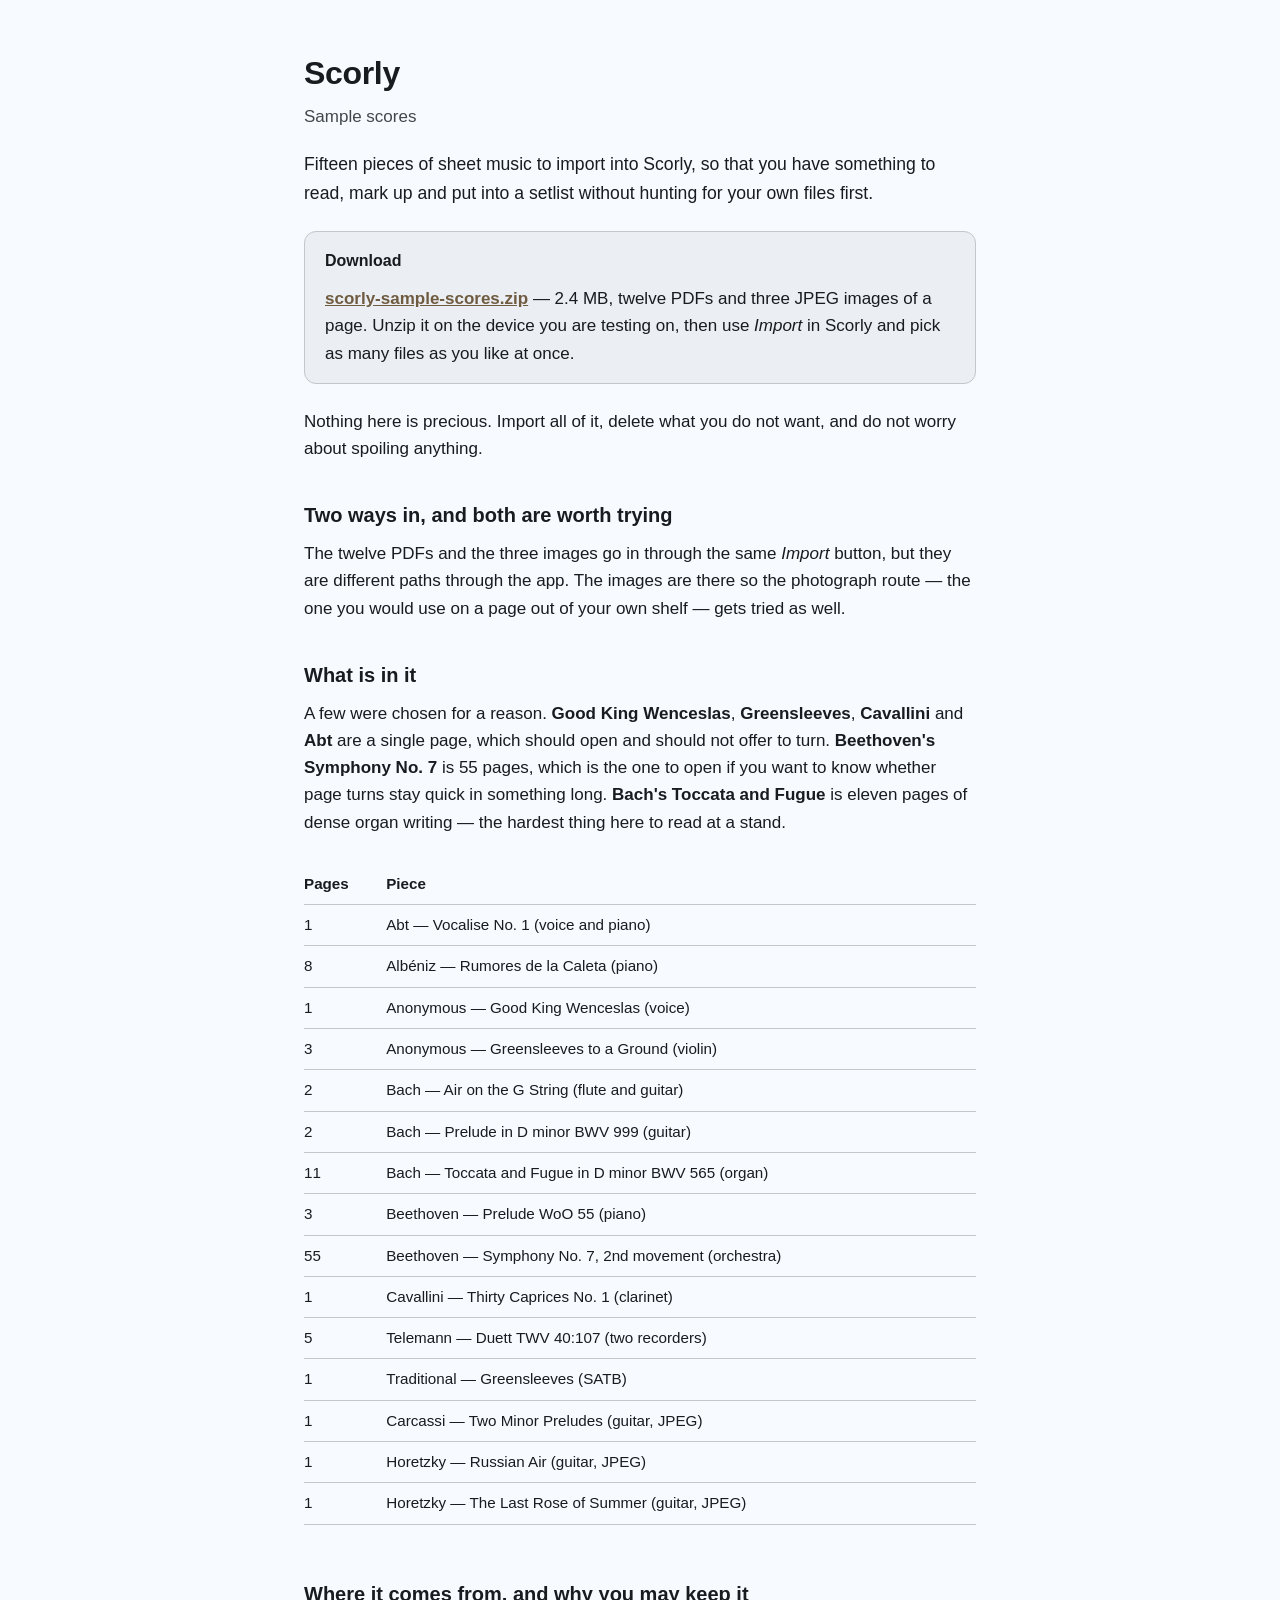
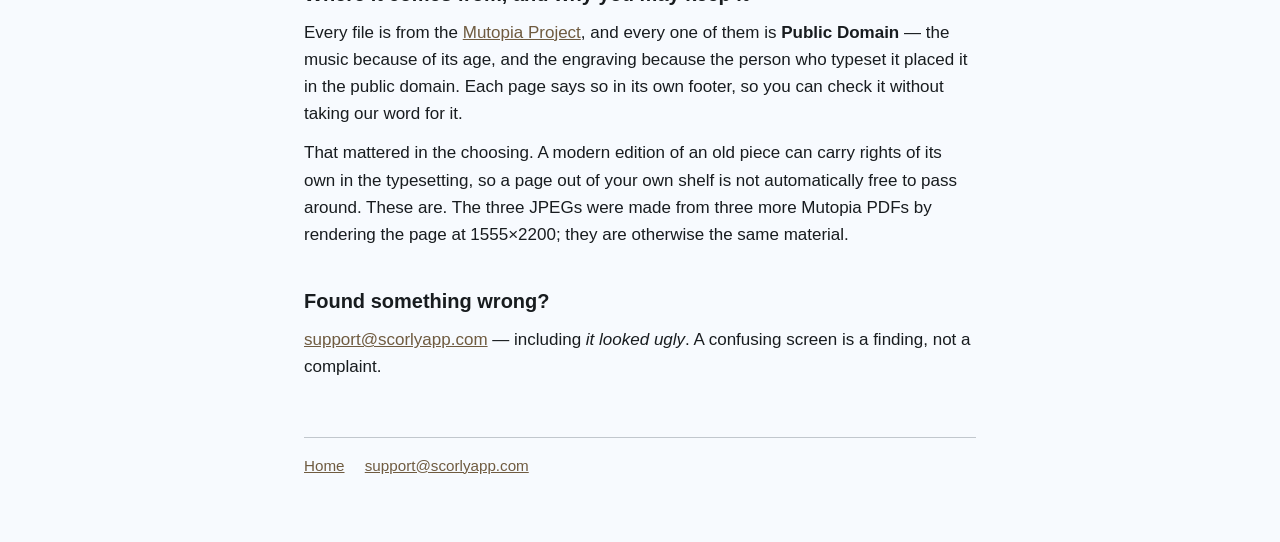
<file: sample-scores.html>
<!doctype html>
<html lang="en">
<head>
<meta charset="utf-8">
<meta name="viewport" content="width=device-width, initial-scale=1">
<title>Sample scores — Scorly</title>
<meta name="description" content="Fifteen public-domain scores to import into Scorly while testing it.">
<link rel="icon" href="icon.svg" type="image/svg+xml">
<link rel="icon" href="favicon-32.png" sizes="32x32" type="image/png">
<link rel="apple-touch-icon" href="apple-touch-icon.png">
<meta name="theme-color" content="#372821">
<meta name="robots" content="noindex">
<link rel="stylesheet" href="style.css">
</head>
<body>
<div class="page">

<header>
  <h1 class="wordmark"><a href="/" style="color:inherit;text-decoration:none">Scorly</a></h1>
  <p class="tagline">Sample scores</p>
</header>

<main>

<p class="lede">Fifteen pieces of sheet music to import into Scorly, so that you have something to
read, mark up and put into a setlist without hunting for your own files first.</p>

<div class="card">
  <h3>Download</h3>
  <p><a href="scorly-sample-scores.zip"><strong>scorly-sample-scores.zip</strong></a> — 2.4 MB,
  twelve PDFs and three JPEG images of a page. Unzip it on the device you are testing on, then use
  <em>Import</em> in Scorly and pick as many files as you like at once.</p>
</div>

<p>Nothing here is precious. Import all of it, delete what you do not want, and do not worry about
spoiling anything.</p>

<h2>Two ways in, and both are worth trying</h2>

<p>The twelve PDFs and the three images go in through the same <em>Import</em> button, but they are
different paths through the app. The images are there so the photograph route — the one you would
use on a page out of your own shelf — gets tried as well.</p>

<h2>What is in it</h2>

<p>A few were chosen for a reason. <strong>Good King Wenceslas</strong>, <strong>Greensleeves</strong>,
<strong>Cavallini</strong> and <strong>Abt</strong> are a single page, which should open and should
not offer to turn. <strong>Beethoven's Symphony No. 7</strong> is 55 pages, which is the one to open
if you want to know whether page turns stay quick in something long. <strong>Bach's Toccata and
Fugue</strong> is eleven pages of dense organ writing — the hardest thing here to read at a stand.</p>

<div class="scroll">
<table>
  <thead><tr><th>Pages</th><th>Piece</th></tr></thead>
  <tbody>
    <tr><td>1</td><td>Abt — Vocalise No. 1 (voice and piano)</td></tr>
    <tr><td>8</td><td>Albéniz — Rumores de la Caleta (piano)</td></tr>
    <tr><td>1</td><td>Anonymous — Good King Wenceslas (voice)</td></tr>
    <tr><td>3</td><td>Anonymous — Greensleeves to a Ground (violin)</td></tr>
    <tr><td>2</td><td>Bach — Air on the G String (flute and guitar)</td></tr>
    <tr><td>2</td><td>Bach — Prelude in D minor BWV 999 (guitar)</td></tr>
    <tr><td>11</td><td>Bach — Toccata and Fugue in D minor BWV 565 (organ)</td></tr>
    <tr><td>3</td><td>Beethoven — Prelude WoO 55 (piano)</td></tr>
    <tr><td>55</td><td>Beethoven — Symphony No. 7, 2nd movement (orchestra)</td></tr>
    <tr><td>1</td><td>Cavallini — Thirty Caprices No. 1 (clarinet)</td></tr>
    <tr><td>5</td><td>Telemann — Duett TWV 40:107 (two recorders)</td></tr>
    <tr><td>1</td><td>Traditional — Greensleeves (SATB)</td></tr>
    <tr><td>1</td><td>Carcassi — Two Minor Preludes (guitar, JPEG)</td></tr>
    <tr><td>1</td><td>Horetzky — Russian Air (guitar, JPEG)</td></tr>
    <tr><td>1</td><td>Horetzky — The Last Rose of Summer (guitar, JPEG)</td></tr>
  </tbody>
</table>
</div>

<h2>Where it comes from, and why you may keep it</h2>

<p>Every file is from the <a href="https://www.mutopiaproject.org/">Mutopia Project</a>, and every
one of them is <strong>Public Domain</strong> — the music because of its age, and the engraving
because the person who typeset it placed it in the public domain. Each page says so in its own
footer, so you can check it without taking our word for it.</p>

<p>That mattered in the choosing. A modern edition of an old piece can carry rights of its own in
the typesetting, so a page out of your own shelf is not automatically free to pass around. These
are. The three JPEGs were made from three more Mutopia PDFs by rendering the page at 1555×2200;
they are otherwise the same material.</p>

<h2>Found something wrong?</h2>

<p><a href="mailto:support@scorlyapp.com">support@scorlyapp.com</a> — including <em>it looked
ugly</em>. A confusing screen is a finding, not a complaint.</p>

</main>

<footer>
  <a href="/">Home</a>
  <a href="mailto:support@scorlyapp.com">support@scorlyapp.com</a>
</footer>

</div>
</body>
</html>
</file>
<file: style.css>
/* Scorly — scorlyapp.com.
   Colour roles are copied from scorly-spec/design/tokens.md, which is the app's
   token sheet. They are generated from the greyed-brown seed chosen by ADR-012 —
   an accent over neutrals deliberately not derived from it — and change here only
   to follow that document, never on their own.
   Dark is the app's default scheme; on the web the visitor's own preference
   decides, so light is the base and dark is the override.
   Nothing here is loaded from another host. */

:root {
  --primary: #6F5B40;
  --surface: #F7FAFE;
  --surface-container: #EBEEF3;
  --on-surface: #181C1F;
  --on-surface-variant: #41484D;
  --outline-variant: #C1C7CD;
}

@media (prefers-color-scheme: dark) {
  :root {
    --primary: #DDC2A2;
    --surface: #0F1416;
    --surface-container: #1C2023;
    --on-surface: #E0E3E8;
    --on-surface-variant: #C1C7CD;
    --outline-variant: #41484D;
  }
}

*, *::before, *::after { box-sizing: border-box; }

body {
  margin: 0;
  padding: 0 16px 64px;
  background: var(--surface);
  color: var(--on-surface);
  font-family: -apple-system, BlinkMacSystemFont, "Segoe UI", Roboto, "Helvetica Neue", Arial, sans-serif;
  font-size: 17px;
  line-height: 1.6;
  -webkit-text-size-adjust: 100%;
}

.page { max-width: 42rem; margin: 0 auto; }

header { padding: 48px 0 8px; }

/* The mark carries the brand on its own: the name buys no discovery, so the
   homepage leads with the icon rather than the wordmark alone. */
.logo {
  display: block;
  width: 72px;
  height: 72px;
  margin: 0 0 16px;
  border-radius: 16px;
}

.wordmark {
  font-size: 2rem;
  font-weight: 600;
  letter-spacing: -0.01em;
  margin: 0;
}

.tagline { color: var(--on-surface-variant); margin: 4px 0 0; }

h2 {
  font-size: 1.25rem;
  line-height: 1.3;
  margin: 40px 0 8px;
}

h3 {
  font-size: 1rem;
  margin: 24px 0 4px;
}

p, ul { margin: 12px 0; }
li { margin: 6px 0; }

a { color: var(--primary); }

.lede { font-size: 1.1rem; }

.card {
  background: var(--surface-container);
  border: 1px solid var(--outline-variant);
  border-radius: 12px;
  padding: 16px 20px;
  margin: 24px 0;
}

.card :first-child { margin-top: 0; }
.card :last-child { margin-bottom: 0; }

table {
  width: 100%;
  border-collapse: collapse;
  margin: 16px 0;
  font-size: 0.95rem;
}

.scroll { overflow-x: auto; }

th, td {
  text-align: left;
  vertical-align: top;
  padding: 8px 12px 8px 0;
  border-bottom: 1px solid var(--outline-variant);
}

th { font-weight: 600; }

code {
  font-family: ui-monospace, SFMono-Regular, Menlo, Consolas, monospace;
  font-size: 0.9em;
  background: var(--surface-container);
  padding: 1px 5px;
  border-radius: 4px;
}

footer {
  margin-top: 56px;
  padding-top: 16px;
  border-top: 1px solid var(--outline-variant);
  color: var(--on-surface-variant);
  font-size: 0.95rem;
}

footer a { margin-right: 16px; }

.updated { color: var(--on-surface-variant); font-size: 0.95rem; }

/* The one thing a visitor may have come to do. Google's own badge, saved here
   rather than hotlinked, since this repository loads nothing from another host.
   The PNG carries the clear space Google asks for, so it gets no padding of its
   own; its brand rules want it unaltered and the trademark line in the footer.
   Apple's badge, beside it since the iOS app went live on 2026-11-05, is Apple's
   own SVG, unaltered, with no clear space in the file: it is set at the height of
   Google's visible badge (52px of the PNG's 77), and the PNG's own 13px margin is
   the gap between them, which Apple's quarter-height clear space asks for. */
.get { margin: 24px 0; display: flex; flex-wrap: wrap; align-items: center; }
.get img { display: block; width: 200px; height: auto; margin-left: -13px; }
.get img.app-store { width: 156px; height: 52px; margin: 0 0 0 0; }

.legal { margin: 12px 0 0; font-size: 0.85rem; }

/* AlternativeTo's badge, saved here rather than hotlinked — the site says either
   is fine, and this repository loads nothing from another host. Below the Play
   badge and smaller than it: it says where else Scorly is listed, not where to get it. */
.listed { margin: 16px 0; }
.listed img { display: block; width: 183px; height: auto; }
</file>
